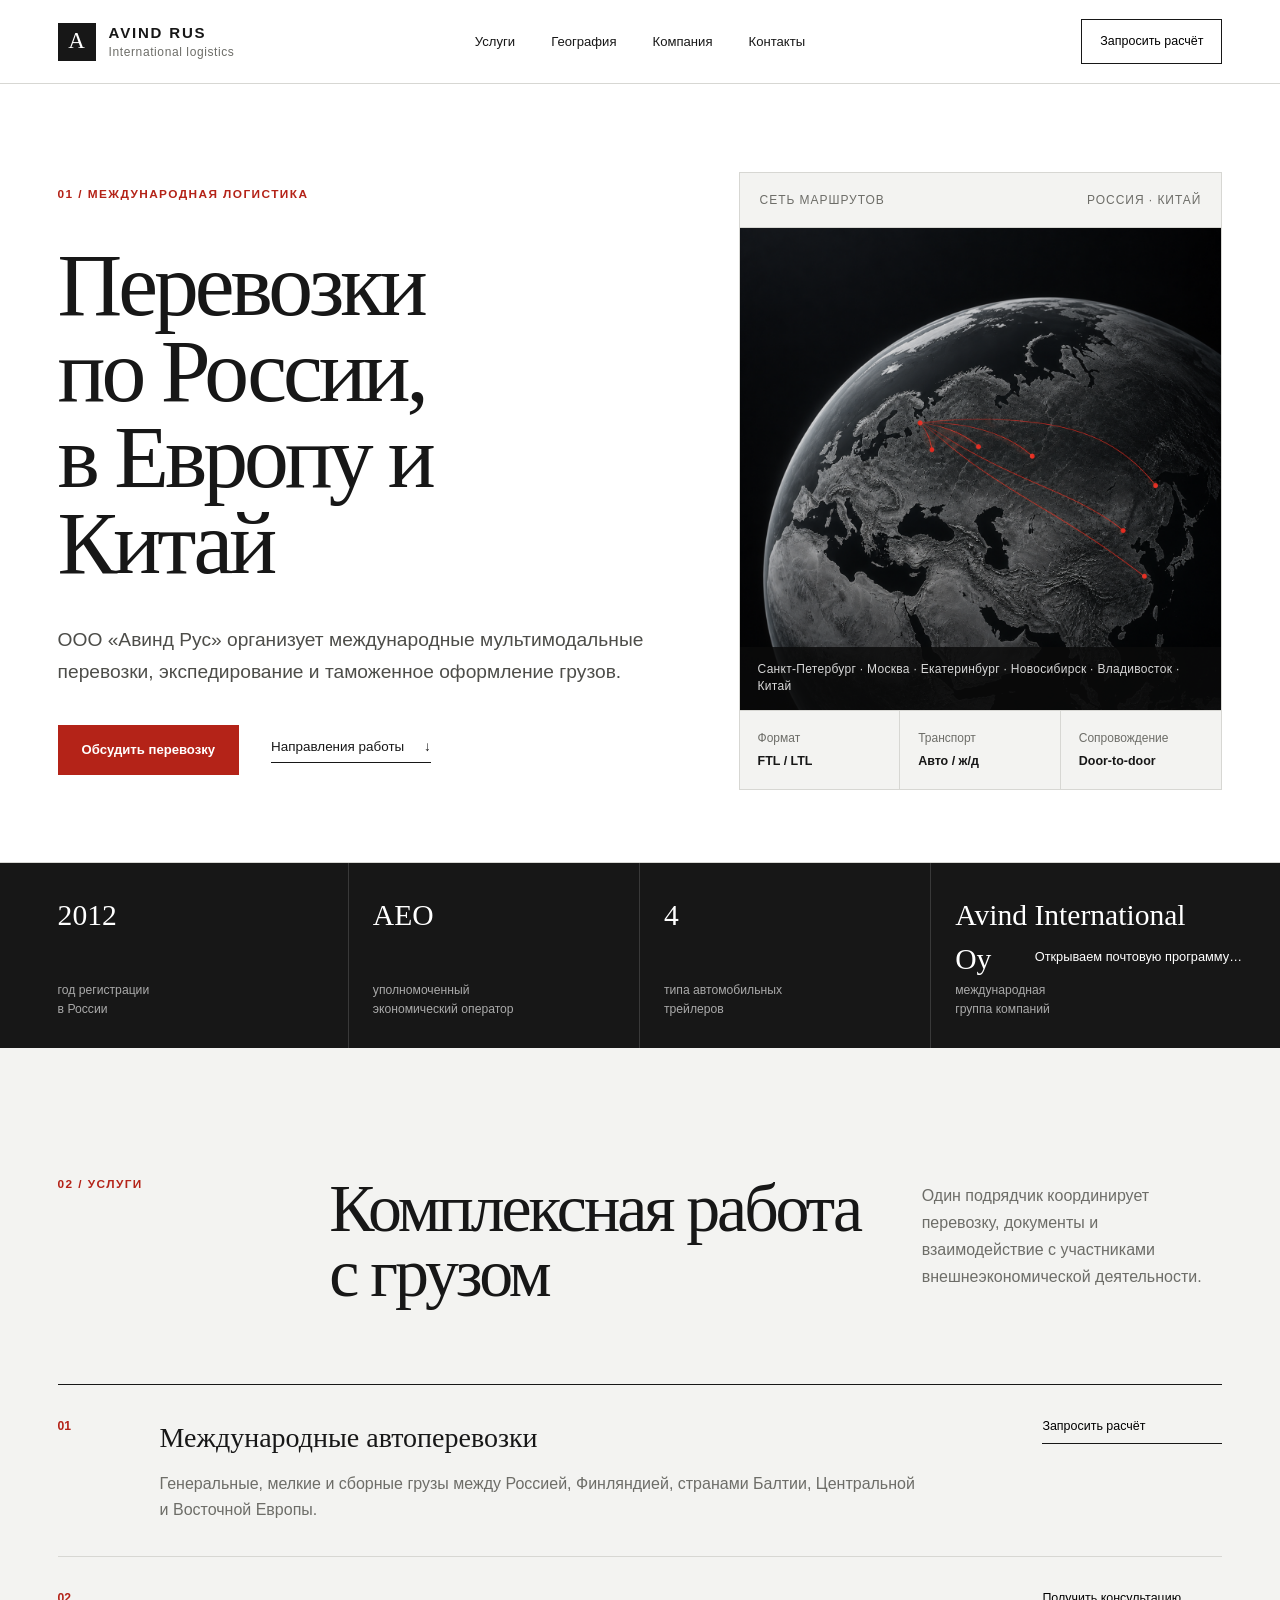
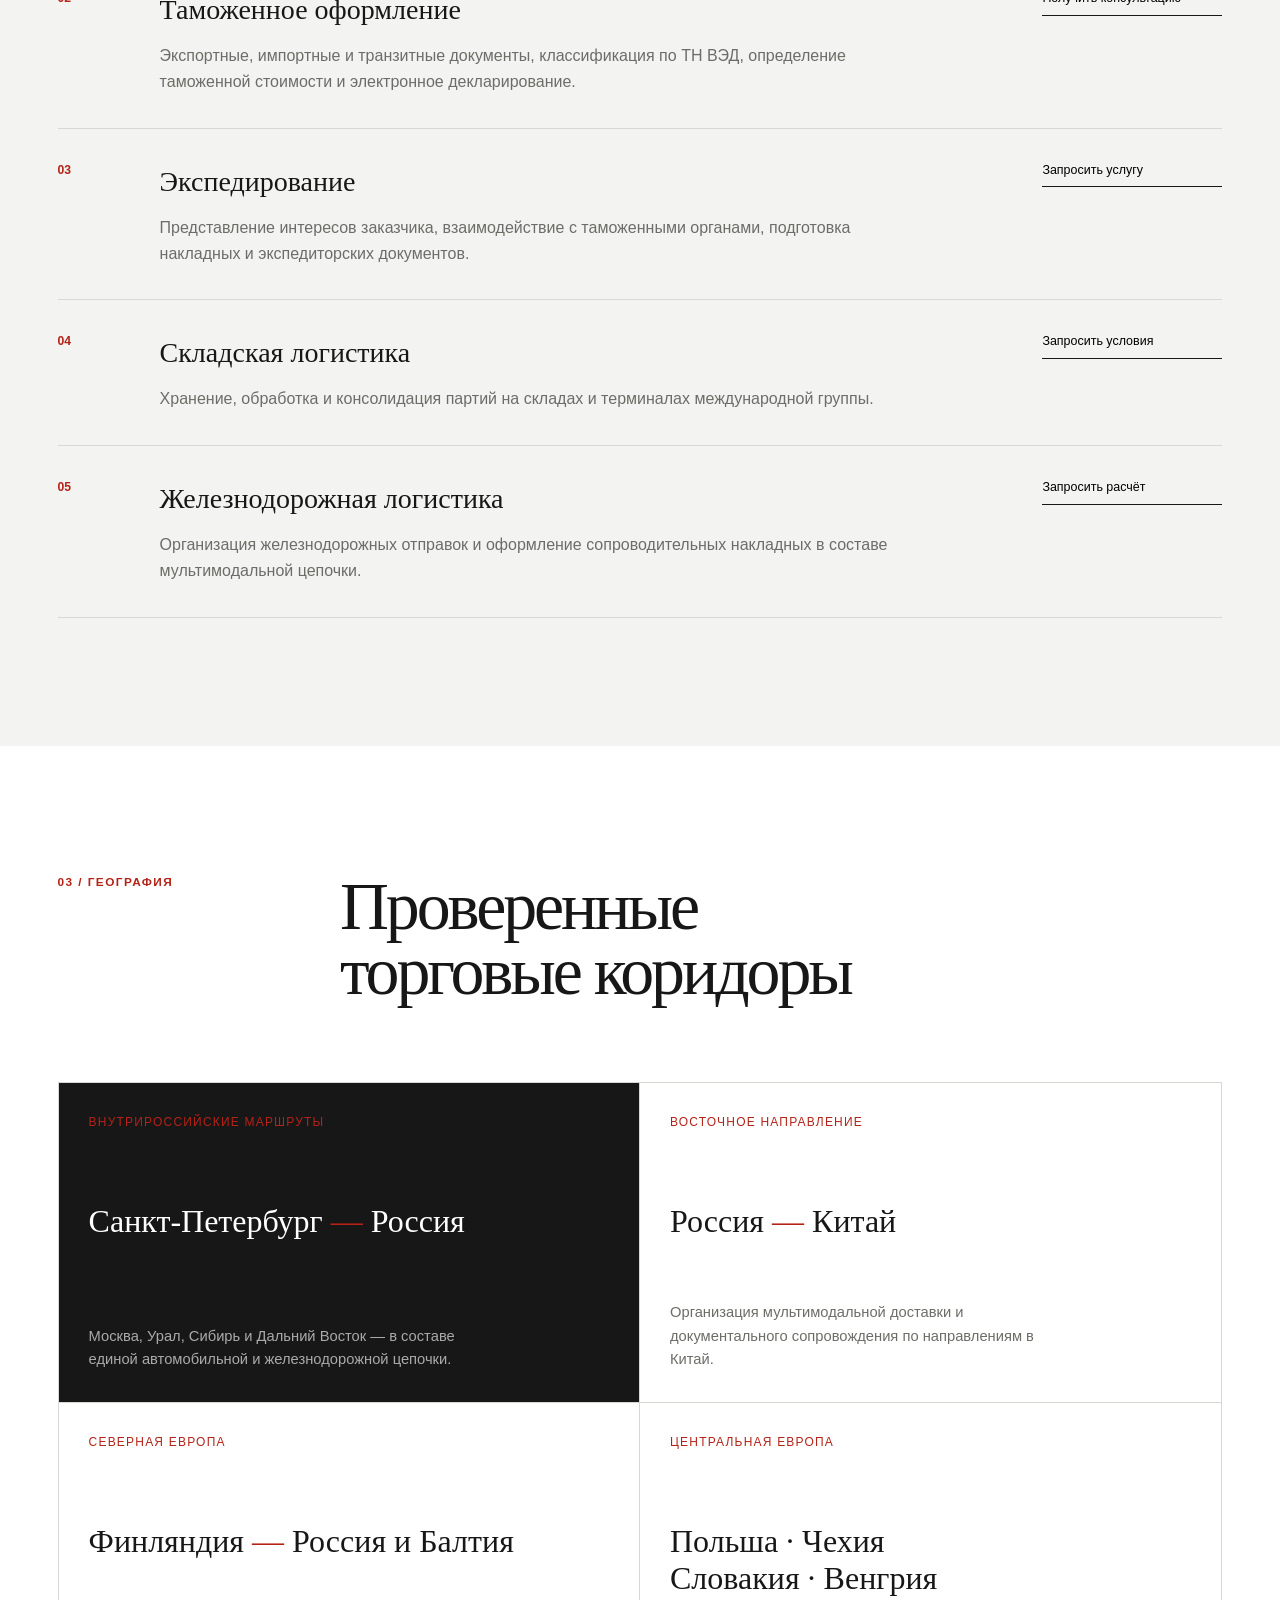
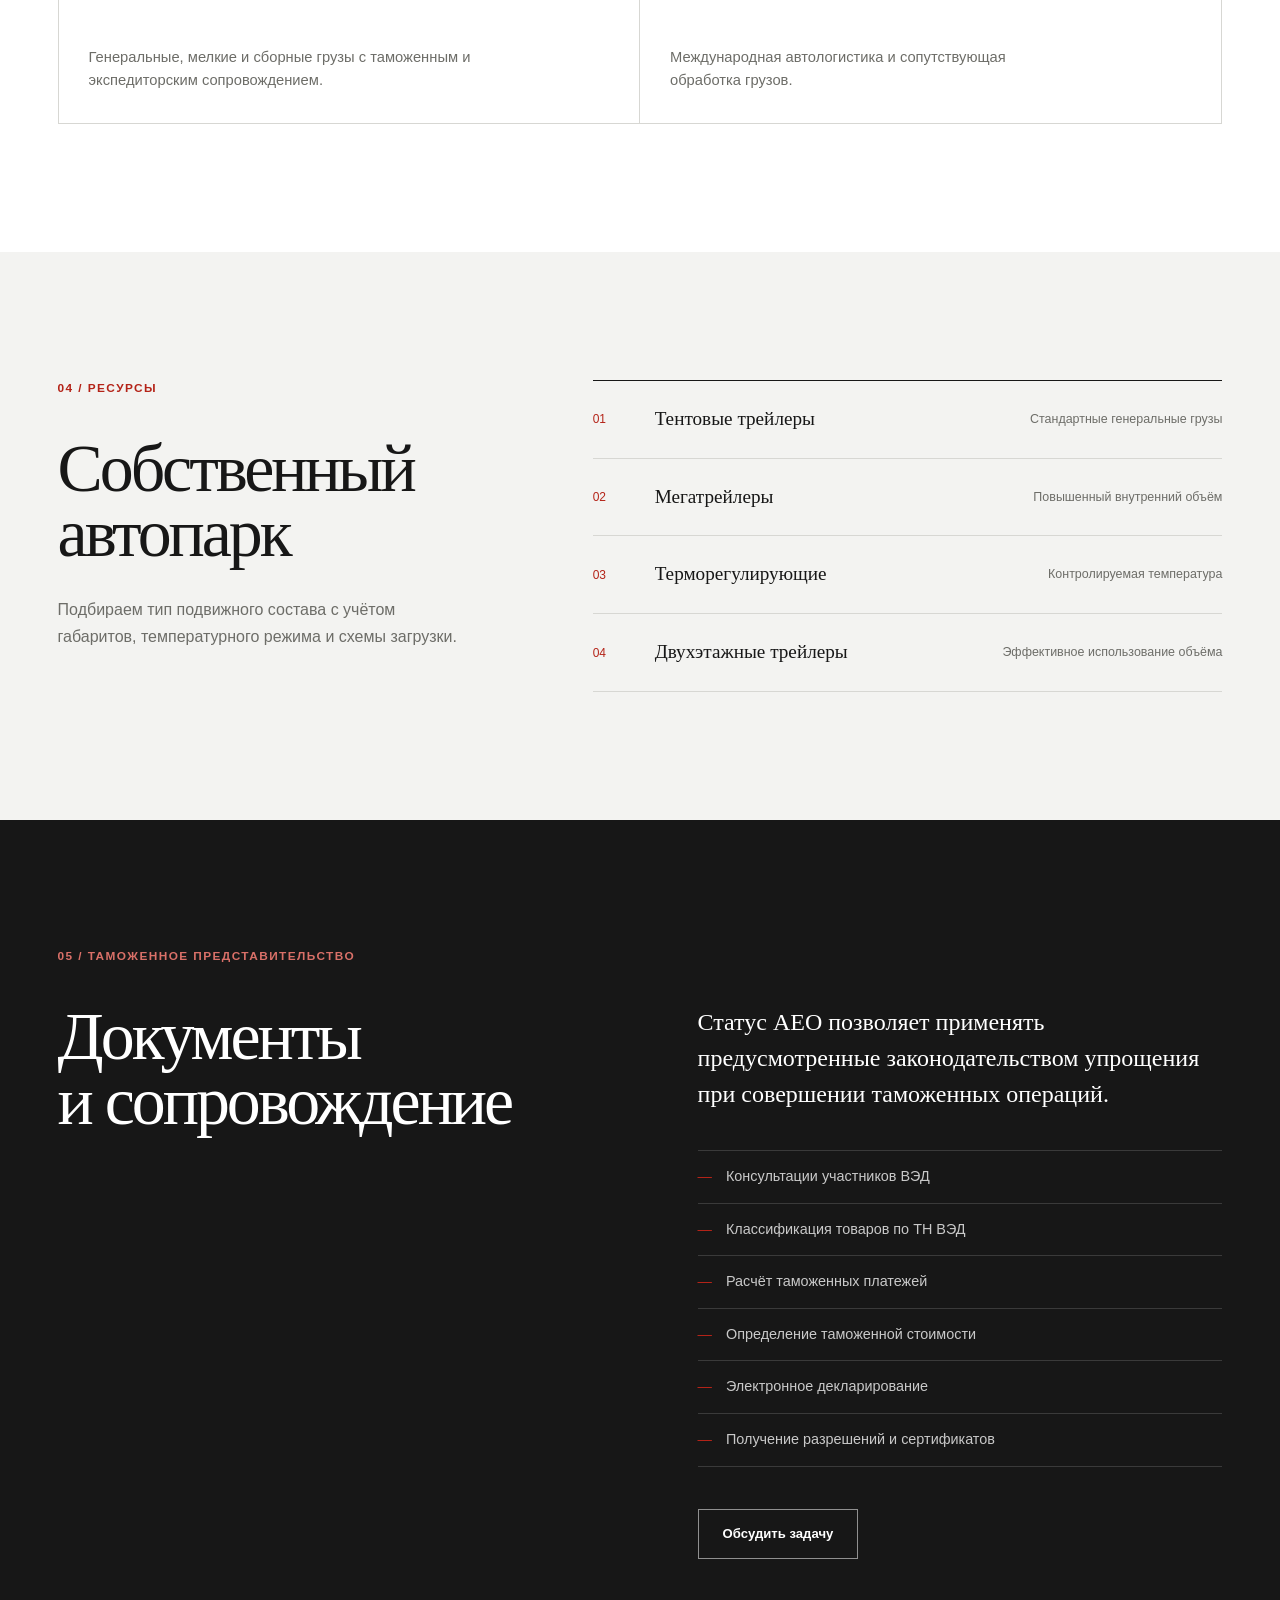
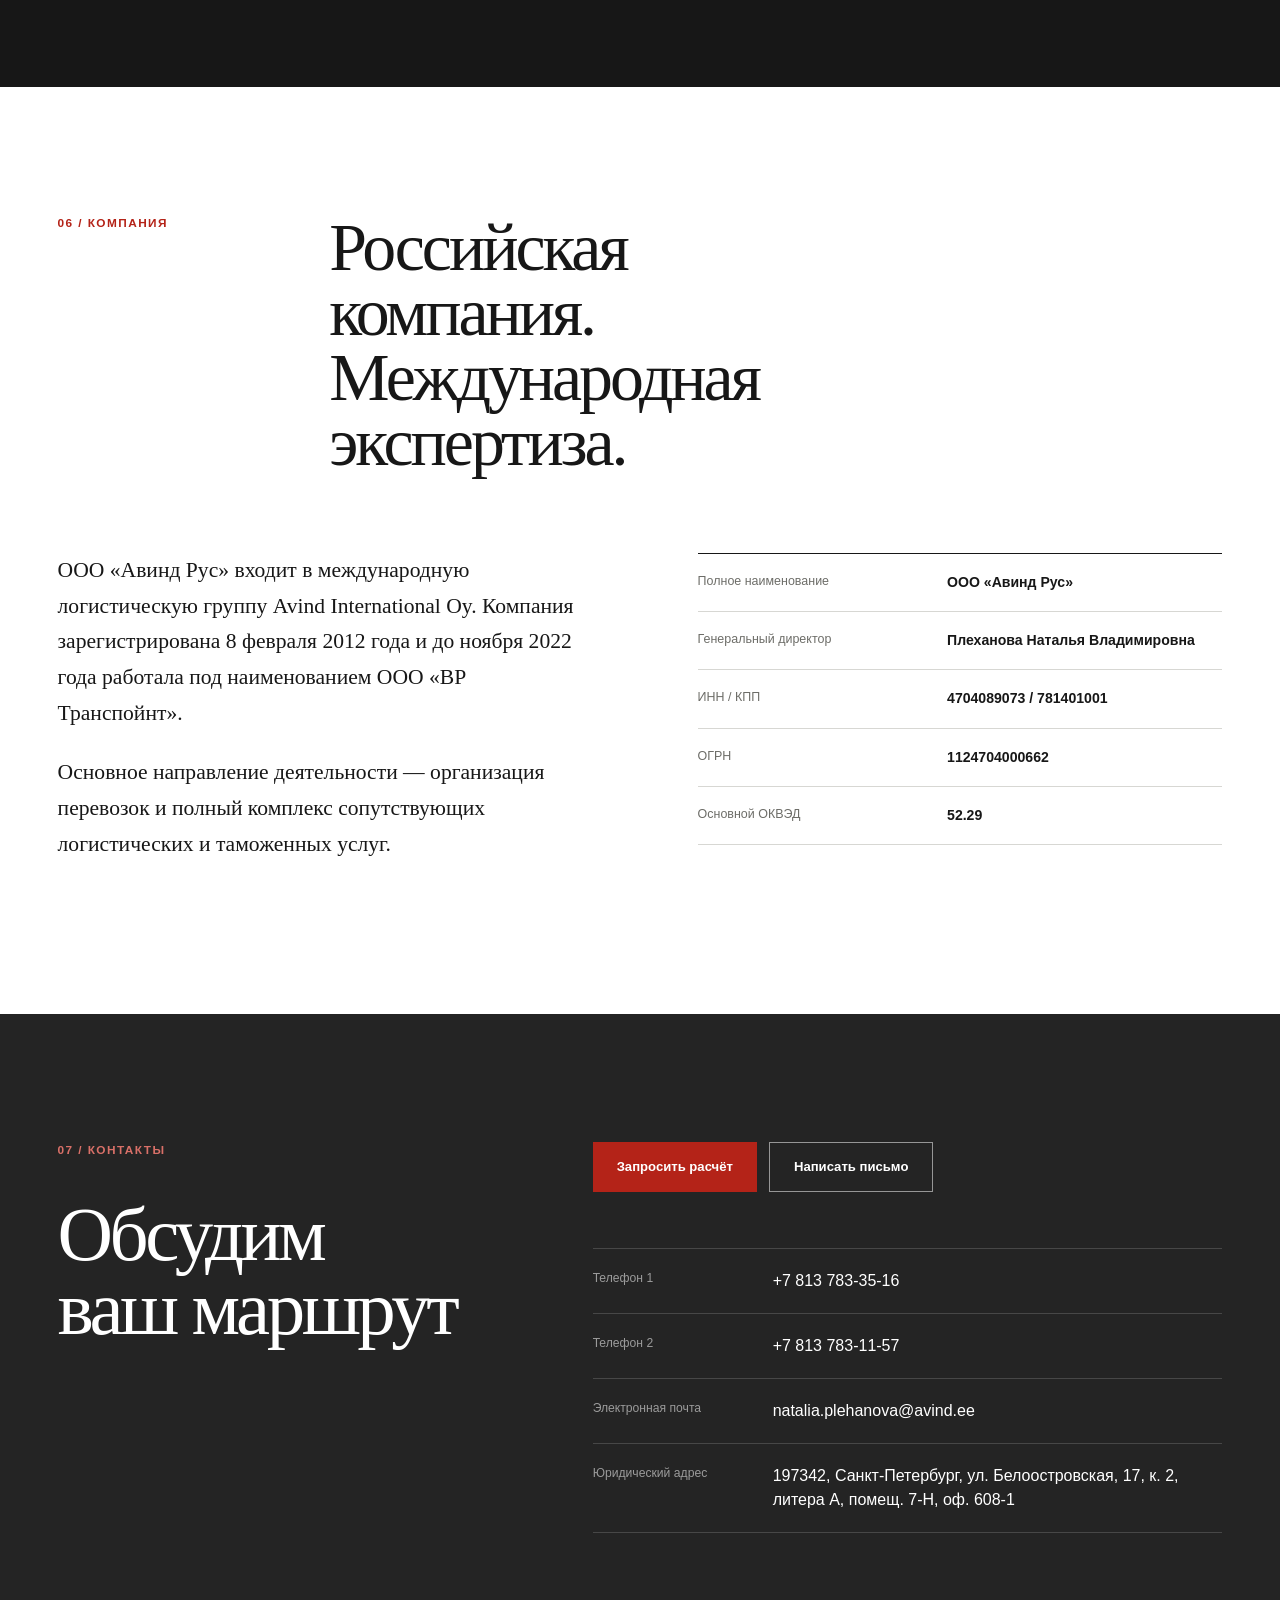
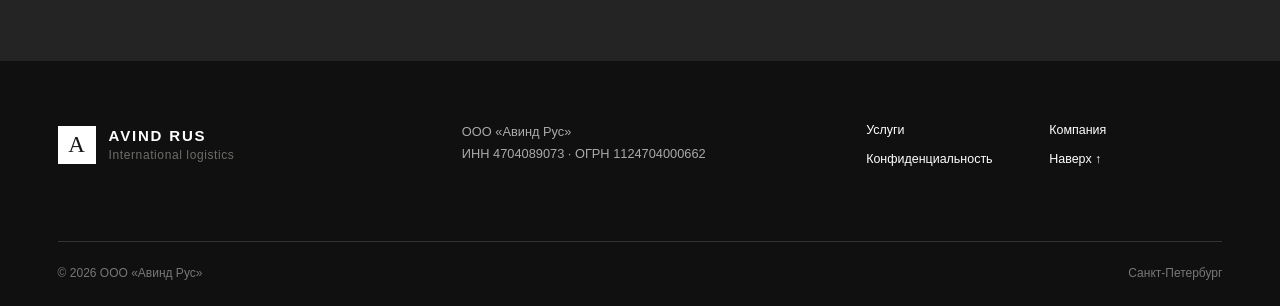
<file: index.html>
<!doctype html>
<html lang="ru">
<head>
  <meta charset="utf-8">
  <meta name="viewport" content="width=device-width, initial-scale=1">
  <meta name="theme-color" content="#171717">
  <meta name="description" content="ООО «Авинд Рус» — мультимодальная логистика по России, в Европу и Китай, таможенное оформление и экспедирование грузов.">
  <meta property="og:title" content="Авинд Рус — международная логистика">
  <meta property="og:description" content="Перевозки, экспедирование и таможенное оформление по России, в Европу и Китай.">
  <meta property="og:type" content="website">
  <meta property="og:image" content="og.png">
  <title>Авинд Рус — международная логистика</title>
  <link rel="icon" type="image/svg+xml" href="data:image/svg+xml,%3Csvg xmlns='http://www.w3.org/2000/svg' viewBox='0 0 64 64'%3E%3Crect width='64' height='64' fill='%23171717'/%3E%3Cpath d='M14 47 30 15h8l14 32H41l-3-8H26l-3 8H14Zm15-17h6l-3-8-3 8Z' fill='%23fff'/%3E%3Crect x='47' y='11' width='7' height='7' fill='%23b42318'/%3E%3C/svg%3E">
  <link rel="stylesheet" href="styles.css">
</head>
<body>
  <a class="skip-link" href="#main">Перейти к содержанию</a>

  <header class="site-header" id="top">
    <a class="brand" href="#top" aria-label="Авинд Рус — главная">
      <span class="brand-mark">A</span>
      <span class="brand-copy"><strong>AVIND RUS</strong><small>International logistics</small></span>
    </a>
    <nav class="desktop-nav" aria-label="Основная навигация">
      <a href="#services">Услуги</a>
      <a href="#geography">География</a>
      <a href="#company">Компания</a>
      <a href="#contacts">Контакты</a>
    </nav>
    <button class="header-action" type="button" data-open-dialog>Запросить расчёт</button>
    <button class="menu-button" type="button" aria-label="Открыть меню" aria-expanded="false" aria-controls="mobile-menu"><span></span><span></span></button>
    <nav class="mobile-nav" id="mobile-menu" aria-label="Мобильная навигация">
      <a href="#services">Услуги</a><a href="#geography">География</a><a href="#company">Компания</a><a href="#contacts">Контакты</a>
      <button type="button" data-open-dialog>Запросить расчёт</button>
    </nav>
  </header>

  <main id="main">
    <section class="hero" aria-labelledby="hero-title">
      <div class="hero-copy reveal">
        <p class="section-code">01 / Международная логистика</p>
        <h1 id="hero-title">Перевозки<br>по России,<br>в Европу и Китай</h1>
        <p class="hero-intro">ООО «Авинд Рус» организует международные мультимодальные перевозки, экспедирование и таможенное оформление грузов.</p>
        <div class="hero-actions">
          <button class="button button-red" type="button" data-open-dialog>Обсудить перевозку</button>
          <a class="text-link" href="#services">Направления работы <span>↓</span></a>
        </div>
      </div>
      <aside class="route-board reveal" aria-label="Маршруты перевозок по России и в Китай">
        <div class="route-board-head"><span>Сеть маршрутов</span><span>Россия · Китай</span></div>
        <figure class="route-media">
          <img src="globe-routes.png" alt="Маршруты из Санкт-Петербурга через регионы России во Владивосток и Китай" width="1254" height="1254">
          <figcaption>Санкт-Петербург · Москва · Екатеринбург · Новосибирск · Владивосток · Китай</figcaption>
        </figure>
        <dl class="route-meta">
          <div><dt>Формат</dt><dd>FTL / LTL</dd></div>
          <div><dt>Транспорт</dt><dd>Авто / ж/д</dd></div>
          <div><dt>Сопровождение</dt><dd>Door-to-door</dd></div>
        </dl>
      </aside>
    </section>

    <section class="credentials" aria-label="Ключевая информация">
      <div><strong>2012</strong><span>год регистрации<br>в России</span></div>
      <div><strong>AEO</strong><span>уполномоченный<br>экономический оператор</span></div>
      <div><strong>4</strong><span>типа автомобильных<br>трейлеров</span></div>
      <div><strong>Avind International Oy</strong><span>международная<br>группа компаний</span></div>
    </section>

    <section class="section services" id="services">
      <header class="section-header reveal">
        <p class="section-code">02 / Услуги</p>
        <h2>Комплексная работа<br>с грузом</h2>
        <p>Один подрядчик координирует перевозку, документы и взаимодействие с участниками внешнеэкономической деятельности.</p>
      </header>
      <div class="service-list">
        <article class="service-item reveal">
          <span class="item-number">01</span>
          <div><h3>Международные автоперевозки</h3><p>Генеральные, мелкие и сборные грузы между Россией, Финляндией, странами Балтии, Центральной и Восточной Европы.</p></div>
          <button type="button" data-open-dialog data-service="Международные автоперевозки" aria-label="Запросить расчёт автоперевозки">Запросить расчёт</button>
        </article>
        <article class="service-item reveal">
          <span class="item-number">02</span>
          <div><h3>Таможенное оформление</h3><p>Экспортные, импортные и транзитные документы, классификация по ТН ВЭД, определение таможенной стоимости и электронное декларирование.</p></div>
          <button type="button" data-open-dialog data-service="Таможенное оформление" aria-label="Запросить консультацию по таможенному оформлению">Получить консультацию</button>
        </article>
        <article class="service-item reveal">
          <span class="item-number">03</span>
          <div><h3>Экспедирование</h3><p>Представление интересов заказчика, взаимодействие с таможенными органами, подготовка накладных и экспедиторских документов.</p></div>
          <button type="button" data-open-dialog data-service="Экспедирование" aria-label="Запросить экспедирование">Запросить услугу</button>
        </article>
        <article class="service-item reveal">
          <span class="item-number">04</span>
          <div><h3>Складская логистика</h3><p>Хранение, обработка и консолидация партий на складах и терминалах международной группы.</p></div>
          <button type="button" data-open-dialog data-service="Складская логистика" aria-label="Запросить складские услуги">Запросить условия</button>
        </article>
        <article class="service-item reveal">
          <span class="item-number">05</span>
          <div><h3>Железнодорожная логистика</h3><p>Организация железнодорожных отправок и оформление сопроводительных накладных в составе мультимодальной цепочки.</p></div>
          <button type="button" data-open-dialog data-service="Железнодорожная логистика" aria-label="Запросить железнодорожную перевозку">Запросить расчёт</button>
        </article>
      </div>
    </section>

    <section class="section geography" id="geography">
      <header class="section-header compact reveal">
        <p class="section-code">03 / География</p>
        <h2>Проверенные<br>торговые коридоры</h2>
      </header>
      <div class="corridors corridors-four">
        <article class="corridor corridor-primary reveal">
          <span>Внутрироссийские маршруты</span>
          <h3>Санкт-Петербург <i>—</i> Россия</h3>
          <p>Москва, Урал, Сибирь и Дальний Восток — в составе единой автомобильной и железнодорожной цепочки.</p>
        </article>
        <article class="corridor reveal"><span>Восточное направление</span><h3>Россия <i>—</i> Китай</h3><p>Организация мультимодальной доставки и документального сопровождения по направлениям в Китай.</p></article>
        <article class="corridor reveal"><span>Северная Европа</span><h3>Финляндия <i>—</i> Россия и Балтия</h3><p>Генеральные, мелкие и сборные грузы с таможенным и экспедиторским сопровождением.</p></article>
        <article class="corridor reveal"><span>Центральная Европа</span><h3>Польша · Чехия<br>Словакия · Венгрия</h3><p>Международная автологистика и сопутствующая обработка грузов.</p></article>
      </div>
    </section>

    <section class="section fleet" aria-labelledby="fleet-title">
      <div class="fleet-copy reveal">
        <p class="section-code">04 / Ресурсы</p>
        <h2 id="fleet-title">Собственный<br>автопарк</h2>
        <p>Подбираем тип подвижного состава с учётом габаритов, температурного режима и схемы загрузки.</p>
      </div>
      <div class="fleet-table reveal">
        <div><span>01</span><strong>Тентовые трейлеры</strong><small>Стандартные генеральные грузы</small></div>
        <div><span>02</span><strong>Мегатрейлеры</strong><small>Повышенный внутренний объём</small></div>
        <div><span>03</span><strong>Терморегулирующие</strong><small>Контролируемая температура</small></div>
        <div><span>04</span><strong>Двухэтажные трейлеры</strong><small>Эффективное использование объёма</small></div>
      </div>
    </section>

    <section class="section customs" aria-labelledby="customs-title">
      <div class="customs-title reveal">
        <p class="section-code light">05 / Таможенное представительство</p>
        <h2 id="customs-title">Документы<br>и сопровождение</h2>
      </div>
      <div class="customs-content reveal">
        <p class="customs-lead">Статус AEO позволяет применять предусмотренные законодательством упрощения при совершении таможенных операций.</p>
        <ul>
          <li>Консультации участников ВЭД</li>
          <li>Классификация товаров по ТН ВЭД</li>
          <li>Расчёт таможенных платежей</li>
          <li>Определение таможенной стоимости</li>
          <li>Электронное декларирование</li>
          <li>Получение разрешений и сертификатов</li>
        </ul>
        <button class="button button-outline" type="button" data-open-dialog data-service="Таможенное оформление">Обсудить задачу</button>
      </div>
    </section>

    <section class="section company" id="company">
      <header class="section-header reveal">
        <p class="section-code">06 / Компания</p>
        <h2>Российская компания.<br>Международная экспертиза.</h2>
      </header>
      <div class="company-grid">
        <div class="company-copy reveal">
          <p>ООО «Авинд Рус» входит в международную логистическую группу Avind International Oy. Компания зарегистрирована 8 февраля 2012 года и до ноября 2022 года работала под наименованием ООО «ВР Транспойнт».</p>
          <p>Основное направление деятельности — организация перевозок и полный комплекс сопутствующих логистических и таможенных услуг.</p>
        </div>
        <dl class="company-data reveal">
          <div><dt>Полное наименование</dt><dd>ООО «Авинд Рус»</dd></div>
          <div><dt>Генеральный директор</dt><dd>Плеханова Наталья Владимировна</dd></div>
          <div><dt>ИНН / КПП</dt><dd>4704089073 / 781401001</dd></div>
          <div><dt>ОГРН</dt><dd>1124704000662</dd></div>
          <div><dt>Основной ОКВЭД</dt><dd>52.29</dd></div>
        </dl>
      </div>
    </section>

    <section class="contact" id="contacts">
      <div class="contact-heading reveal">
        <p class="section-code light">07 / Контакты</p>
        <h2>Обсудим<br>ваш маршрут</h2>
      </div>
      <div class="contact-details reveal">
        <div class="contact-actions"><button class="button button-red" type="button" data-open-dialog>Запросить расчёт</button><a class="button button-outline" href="mailto:natalia.plehanova@avind.ee">Написать письмо</a></div>
        <address>
          <a href="tel:+78137833516"><span>Телефон 1</span><strong>+7 813 783-35-16</strong></a>
          <a href="tel:+78137831157"><span>Телефон 2</span><strong>+7 813 783-11-57</strong></a>
          <a href="mailto:natalia.plehanova@avind.ee"><span>Электронная почта</span><strong>natalia.plehanova@avind.ee</strong></a>
          <a href="https://yandex.ru/maps/?text=Санкт-Петербург%2C%20Белоостровская%20улица%2C%2017%20корпус%202" target="_blank" rel="noopener"><span>Юридический адрес</span><strong>197342, Санкт-Петербург, ул. Белоостровская, 17, к. 2, литера А, помещ. 7-Н, оф. 608-1</strong></a>
        </address>
      </div>
    </section>
  </main>

  <footer class="site-footer">
    <a class="brand footer-brand" href="#top"><span class="brand-mark">A</span><span class="brand-copy"><strong>AVIND RUS</strong><small>International logistics</small></span></a>
    <p>ООО «Авинд Рус»<br>ИНН 4704089073 · ОГРН 1124704000662</p>
    <nav aria-label="Ссылки в подвале"><a href="#services">Услуги</a><a href="#company">Компания</a><a href="privacy.html">Конфиденциальность</a><a href="#top">Наверх ↑</a></nav>
    <div class="footer-bottom"><span>© <span id="year">2026</span> ООО «Авинд Рус»</span><span>Санкт-Петербург</span></div>
  </footer>

  <dialog class="quote-dialog" id="quote-dialog" aria-labelledby="dialog-title">
    <button class="dialog-close" type="button" aria-label="Закрыть">×</button>
    <header><p class="section-code">Запрос на перевозку</p><h2 id="dialog-title">Исходные данные</h2><p>После заполнения откроется письмо с подготовленным запросом.</p></header>
    <form id="quote-form">
      <label>Имя или компания<input type="text" name="name" autocomplete="name" required></label>
      <label>Телефон или почта<input type="text" name="contact" required></label>
      <label>Услуга<select name="service"><option>Международные автоперевозки</option><option>Таможенное оформление</option><option>Экспедирование</option><option>Складская логистика</option><option>Железнодорожная логистика</option></select></label>
      <div class="form-row"><label>Пункт отправления<input type="text" name="from"></label><label>Пункт назначения<input type="text" name="to"></label></div>
      <label>Информация о грузе<textarea name="details" rows="4" placeholder="Наименование, вес, объём, температурный режим, сроки"></textarea></label>
      <label class="consent"><input type="checkbox" required><span>Согласен с <a href="privacy.html" target="_blank">политикой конфиденциальности</a></span></label>
      <button class="button button-red" type="submit">Подготовить письмо</button>
    </form>
  </dialog>

  <div class="toast" role="status" aria-live="polite">Открываем почтовую программу…</div>
  <script src="script.js"></script>
</body>
</html>
</file>
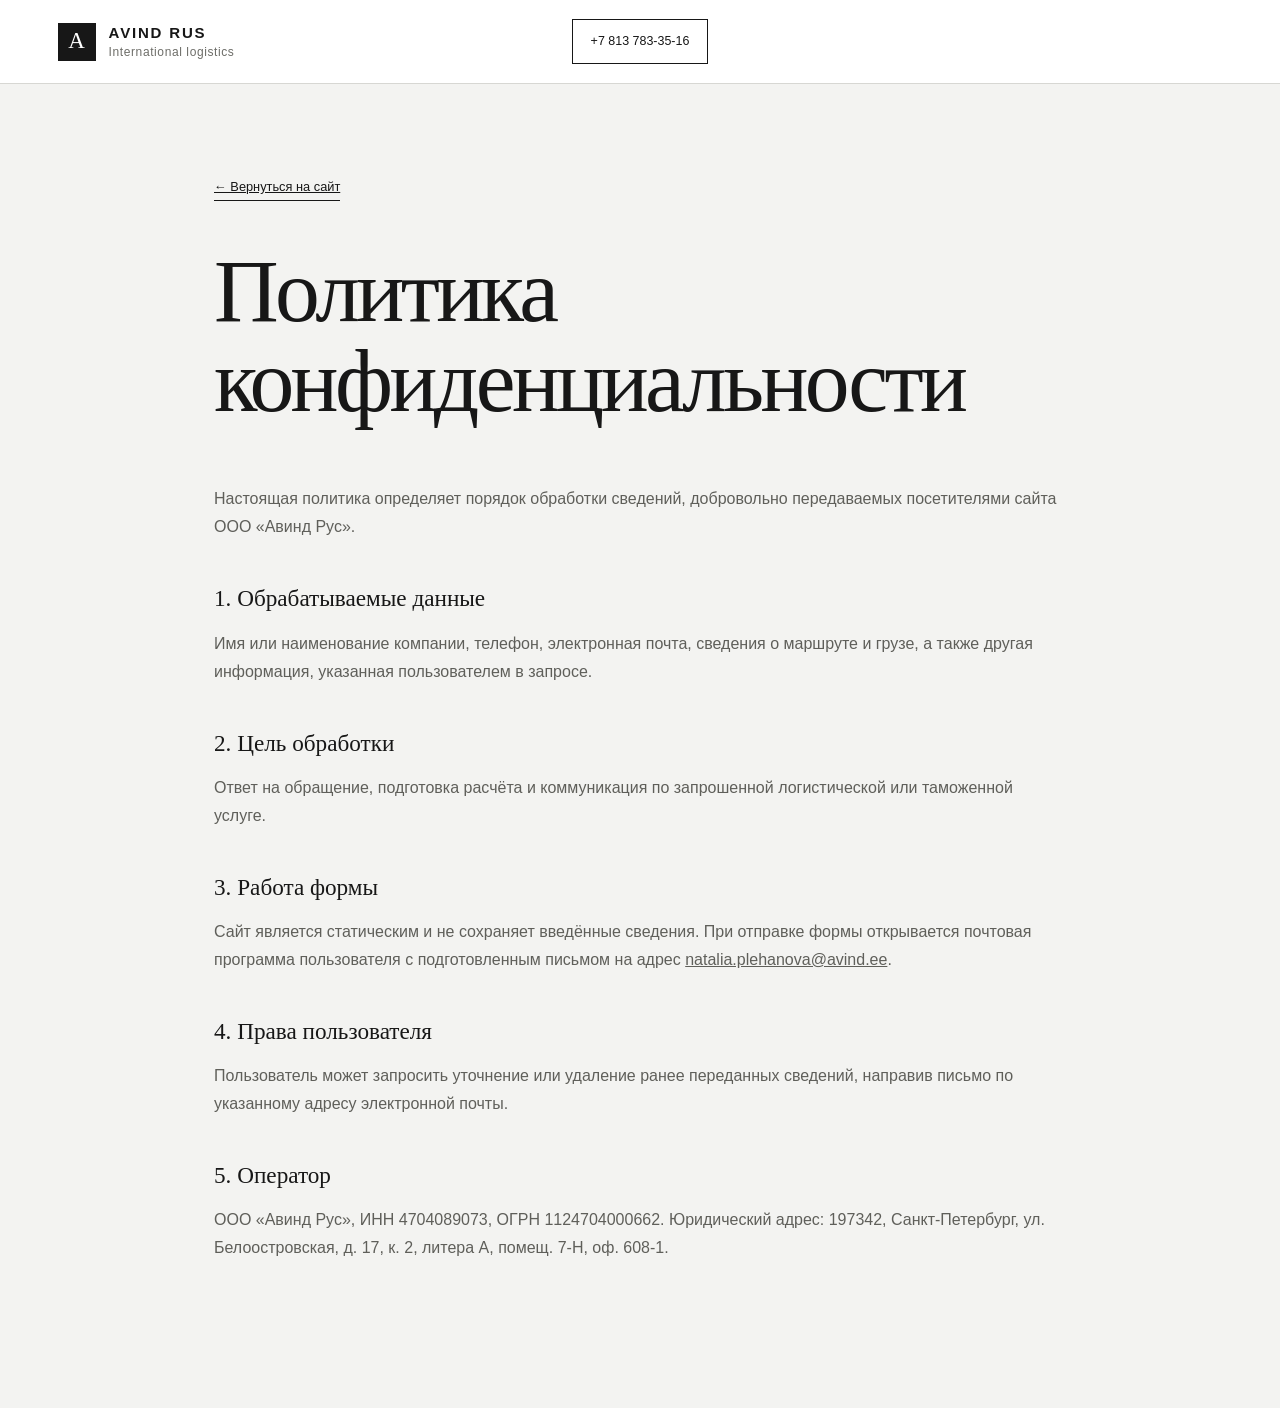
<file: privacy.html>
<!doctype html>
<html lang="ru">
<head>
  <meta charset="utf-8">
  <meta name="viewport" content="width=device-width, initial-scale=1">
  <meta name="theme-color" content="#171717">
  <title>Политика конфиденциальности — Авинд Рус</title>
  <link rel="stylesheet" href="styles.css">
  <style>.legal-header{background:#fff}.legal{max-width:900px;margin:auto;padding:90px 24px 130px}.legal h1{font:400 clamp(3rem,7vw,6rem)/1 Georgia,"Times New Roman",serif;letter-spacing:-.04em;margin:0 0 60px}.legal h2{font:400 1.45rem/1.3 Georgia,"Times New Roman",serif;margin:42px 0 14px}.legal p{color:#5f5f5a;line-height:1.75}.legal a{text-decoration:underline}.legal-back{display:inline-block;margin-bottom:45px;font-size:.8rem;border-bottom:1px solid;padding-bottom:4px}</style>
</head>
<body>
  <header class="site-header legal-header">
    <a class="brand" href="index.html"><span class="brand-mark">A</span><span class="brand-copy"><strong>AVIND RUS</strong><small>International logistics</small></span></a>
    <a class="header-action" href="tel:+78137833516">+7 813 783-35-16</a>
  </header>
  <main class="legal">
    <a class="legal-back" href="index.html">← Вернуться на сайт</a>
    <h1>Политика<br>конфиденциальности</h1>
    <p>Настоящая политика определяет порядок обработки сведений, добровольно передаваемых посетителями сайта ООО «Авинд Рус».</p>
    <h2>1. Обрабатываемые данные</h2>
    <p>Имя или наименование компании, телефон, электронная почта, сведения о маршруте и грузе, а также другая информация, указанная пользователем в запросе.</p>
    <h2>2. Цель обработки</h2>
    <p>Ответ на обращение, подготовка расчёта и коммуникация по запрошенной логистической или таможенной услуге.</p>
    <h2>3. Работа формы</h2>
    <p>Сайт является статическим и не сохраняет введённые сведения. При отправке формы открывается почтовая программа пользователя с подготовленным письмом на адрес <a href="mailto:natalia.plehanova@avind.ee">natalia.plehanova@avind.ee</a>.</p>
    <h2>4. Права пользователя</h2>
    <p>Пользователь может запросить уточнение или удаление ранее переданных сведений, направив письмо по указанному адресу электронной почты.</p>
    <h2>5. Оператор</h2>
    <p>ООО «Авинд Рус», ИНН 4704089073, ОГРН 1124704000662. Юридический адрес: 197342, Санкт-Петербург, ул. Белоостровская, д. 17, к. 2, литера А, помещ. 7-Н, оф. 608-1.</p>
  </main>
</body>
</html>
</file>
<file: styles.css>
:root{--black:#171717;--black-2:#242424;--white:#fff;--paper:#f3f3f1;--grey:#6d6d68;--line:#d7d7d3;--red:#b42318;--serif:Georgia,"Times New Roman",serif;--sans:Arial,"Helvetica Neue",sans-serif}
*{box-sizing:border-box}html{scroll-behavior:smooth}body{margin:0;background:var(--paper);color:var(--black);font-family:var(--sans);font-size:16px;line-height:1.5;overflow-x:hidden}body.dialog-open{overflow:hidden}a{color:inherit;text-decoration:none}button,input,select,textarea{font:inherit}.skip-link{position:fixed;left:20px;top:-80px;background:var(--white);color:var(--black);padding:12px 16px;z-index:100}.skip-link:focus{top:20px}
.site-header{height:84px;padding:0 clamp(24px,4.5vw,72px);display:grid;grid-template-columns:1fr auto 1fr;align-items:center;background:var(--white);border-bottom:1px solid var(--line);position:relative;z-index:20}.brand{display:flex;align-items:center;gap:13px;width:max-content}.brand-mark{display:grid;place-items:center;width:38px;height:38px;background:var(--black);color:var(--white);font-family:var(--serif);font-size:23px}.brand-copy{display:flex;flex-direction:column;line-height:1}.brand-copy strong{font-size:.94rem;letter-spacing:.12em}.brand-copy small{margin-top:6px;color:var(--grey);font-size:.7rem;letter-spacing:.05em}.desktop-nav{display:flex;gap:36px}.desktop-nav a{font-size:.82rem}.desktop-nav a:hover{color:var(--red)}.header-action{justify-self:end;border:1px solid var(--black);background:transparent;padding:12px 18px;font-size:.78rem;cursor:pointer}.header-action:hover{background:var(--black);color:var(--white)}.menu-button,.mobile-nav{display:none}
.hero{min-height:720px;padding:88px clamp(24px,4.5vw,72px) 72px;display:grid;grid-template-columns:1.1fr .9fr;gap:7vw;align-items:center;background:var(--white);border-bottom:1px solid var(--line)}.section-code{margin:0 0 38px;color:var(--red);font-size:.74rem;font-weight:700;letter-spacing:.12em;text-transform:uppercase}.hero h1,.section h2,.contact h2{font-family:var(--serif);font-weight:400;letter-spacing:-.045em;line-height:.96;margin:0}.hero h1{font-size:clamp(4rem,7vw,7.4rem)}.hero-intro{max-width:690px;margin:38px 0;color:#4d4d49;font-size:1.2rem;line-height:1.65}.hero-actions{display:flex;align-items:center;gap:32px}.button{min-height:50px;border:0;border-radius:0;padding:0 24px;display:inline-flex;align-items:center;justify-content:center;font-size:.82rem;font-weight:700;cursor:pointer;transition:background .2s,color .2s}.button-red{background:var(--red);color:var(--white)}.button-red:hover{background:#8f1b13}.button-outline{border:1px solid rgba(255,255,255,.52);background:transparent;color:var(--white)}.button-outline:hover{background:var(--white);color:var(--black)}.text-link{font-size:.84rem;border-bottom:1px solid var(--black);padding-bottom:5px}.text-link span{margin-left:16px}.route-board{border:1px solid var(--line);background:var(--paper);min-height:500px;display:flex;flex-direction:column}.route-board-head{display:flex;justify-content:space-between;padding:18px 20px;border-bottom:1px solid var(--line);font-size:.7rem;text-transform:uppercase;letter-spacing:.08em;color:var(--grey)}.route-map{position:relative;min-height:330px;flex:1;background-image:linear-gradient(var(--line) 1px,transparent 1px),linear-gradient(90deg,var(--line) 1px,transparent 1px);background-size:46px 46px;overflow:hidden}.map-line{position:absolute;height:1px;background:var(--red);transform-origin:left center}.line-one{width:42%;left:52%;top:27%;transform:rotate(141deg)}.line-two{width:45%;left:54%;top:30%;transform:rotate(45deg)}.line-three{width:45%;left:53%;top:30%;transform:rotate(112deg)}.map-point{position:absolute;display:flex;align-items:center;gap:9px;font-size:.76rem;white-space:nowrap}.map-point i{width:10px;height:10px;background:var(--white);border:2px solid var(--red);border-radius:50%}.point-russia{left:50%;top:27%}.point-finland{left:15%;top:14%}.point-baltic{right:7%;top:69%}.point-europe{left:22%;bottom:10%}.route-meta{margin:0;display:grid;grid-template-columns:repeat(3,1fr);border-top:1px solid var(--line)}.route-meta div{padding:18px;border-right:1px solid var(--line)}.route-meta div:last-child{border:0}.route-meta dt{font-size:.69rem;color:var(--grey);margin-bottom:5px}.route-meta dd{margin:0;font-size:.78rem;font-weight:700}
.credentials{display:grid;grid-template-columns:repeat(4,1fr);background:var(--black);color:var(--white);padding:0 clamp(24px,4.5vw,72px)}.credentials>div{min-height:140px;padding:30px 24px;border-right:1px solid #393939;display:flex;flex-direction:column;justify-content:space-between}.credentials>div:first-child{padding-left:0}.credentials>div:last-child{border:0}.credentials strong{font-family:var(--serif);font-size:1.85rem;font-weight:400}.credentials span{font-size:.76rem;color:#aaa}
.section{padding:clamp(92px,10vw,150px) clamp(24px,4.5vw,72px)}.section-header{display:grid;grid-template-columns:.55fr 1.35fr .75fr;gap:4vw;align-items:start;margin-bottom:78px}.section-header h2{font-size:clamp(3.2rem,5.3vw,6rem)}.section-header>p:last-child{margin:6px 0 0;color:var(--grey);font-size:1rem;line-height:1.7}.service-list{border-top:1px solid var(--black)}.service-item{display:grid;grid-template-columns:70px 1fr 180px;gap:32px;padding:32px 0;border-bottom:1px solid var(--line);align-items:start}.item-number{font-size:.76rem;color:var(--red);font-weight:700}.service-item h3{margin:0 0 12px;font-family:var(--serif);font-size:1.75rem;font-weight:400}.service-item p{max-width:760px;margin:0;color:var(--grey);line-height:1.65}.service-item button{border:0;border-bottom:1px solid var(--black);background:transparent;padding:0 0 7px;text-align:left;font-size:.78rem;cursor:pointer}.service-item button:hover{color:var(--red);border-color:var(--red)}
.geography{background:var(--white)}.section-header.compact{grid-template-columns:.55fr 2.1fr}.corridors{display:grid;grid-template-columns:1.2fr .9fr .9fr;border:1px solid var(--line)}.corridor{min-height:320px;padding:30px;border-right:1px solid var(--line);display:flex;flex-direction:column}.corridor:last-child{border:0}.corridor>span{color:var(--red);font-size:.72rem;text-transform:uppercase;letter-spacing:.1em}.corridor h3{font-family:var(--serif);font-size:clamp(1.7rem,2.5vw,2.6rem);font-weight:400;line-height:1.15;margin:72px 0 20px}.corridor h3 i{font-style:normal;color:var(--red)}.corridor p{margin:auto 0 0;color:var(--grey);font-size:.92rem;line-height:1.6;max-width:410px}.corridor-primary{background:var(--black);color:var(--white)}.corridor-primary p{color:#aaa}
.fleet{display:grid;grid-template-columns:.8fr 1.2fr;gap:9vw}.fleet h2{font-size:clamp(3.2rem,5.3vw,6rem)}.fleet-copy>p:last-child{max-width:480px;color:var(--grey);font-size:1rem;line-height:1.7;margin-top:30px}.fleet-table{border-top:1px solid var(--black)}.fleet-table>div{display:grid;grid-template-columns:42px 1fr auto;gap:20px;padding:24px 0;border-bottom:1px solid var(--line);align-items:center}.fleet-table span{color:var(--red);font-size:.72rem}.fleet-table strong{font-family:var(--serif);font-size:1.2rem;font-weight:400}.fleet-table small{color:var(--grey);font-size:.78rem;text-align:right}
.customs{background:var(--black);color:var(--white);display:grid;grid-template-columns:1fr 1fr;gap:9vw}.section-code.light{color:#d97068}.customs h2{font-size:clamp(3.2rem,5.3vw,6rem)}.customs-lead{font-family:var(--serif);font-size:1.5rem;line-height:1.5;margin:56px 0 38px}.customs-content ul{list-style:none;margin:0 0 42px;padding:0;border-top:1px solid #3a3a3a}.customs-content li{padding:15px 0;border-bottom:1px solid #3a3a3a;color:#c9c9c9;font-size:.9rem}.customs-content li:before{content:"—";color:var(--red);margin-right:14px}
.company{background:var(--white)}.company-grid{display:grid;grid-template-columns:1fr 1fr;gap:9vw}.company-copy{font-family:var(--serif);font-size:1.35rem;line-height:1.65}.company-copy p{margin:0 0 24px}.company-data{margin:0;border-top:1px solid var(--black)}.company-data>div{display:grid;grid-template-columns:1fr 1.2fr;gap:20px;padding:18px 0;border-bottom:1px solid var(--line)}.company-data dt{color:var(--grey);font-size:.78rem}.company-data dd{margin:0;font-size:.88rem;font-weight:700}
.contact{padding:clamp(92px,10vw,150px) clamp(24px,4.5vw,72px);background:var(--black-2);color:var(--white);display:grid;grid-template-columns:.8fr 1.2fr;gap:9vw}.contact h2{font-size:clamp(3.8rem,6vw,6.7rem)}.contact-actions{display:flex;gap:12px;margin-bottom:56px}.contact-details address{font-style:normal;border-top:1px solid #474747}.contact-details address a{display:grid;grid-template-columns:180px 1fr;padding:20px 0;border-bottom:1px solid #474747}.contact-details address a:hover strong{color:#e6827a}.contact-details address span{color:#9b9b9b;font-size:.76rem}.contact-details address strong{font-size:1rem;font-weight:400;transition:color .2s}
.site-footer{background:#101010;color:var(--white);padding:60px clamp(24px,4.5vw,72px) 24px;display:grid;grid-template-columns:1fr 1fr 1fr;gap:48px}.footer-brand .brand-mark{background:var(--white);color:var(--black)}.site-footer>p{margin:0;color:#aaa;font-size:.8rem;line-height:1.7}.site-footer nav{display:grid;grid-template-columns:1fr 1fr;gap:10px;font-size:.78rem}.site-footer nav a:hover{color:#e6827a}.footer-bottom{grid-column:1/-1;border-top:1px solid #333;padding-top:22px;margin-top:24px;display:flex;justify-content:space-between;color:#777;font-size:.72rem}
.quote-dialog{width:min(900px,calc(100% - 32px));max-height:calc(100dvh - 32px);padding:0;border:0;border-radius:0;background:var(--white);color:var(--black);grid-template-columns:.75fr 1.25fr;box-shadow:0 30px 90px rgba(0,0,0,.35)}.quote-dialog[open]{display:grid}.quote-dialog::backdrop{background:rgba(0,0,0,.72)}.quote-dialog>header{padding:54px 38px;background:var(--paper);border-right:1px solid var(--line)}.quote-dialog h2{font-family:var(--serif);font-weight:400;font-size:3rem;line-height:1;margin:0 0 22px}.quote-dialog header>p:last-child{color:var(--grey);font-size:.88rem}.dialog-close{position:absolute;right:18px;top:12px;border:0;background:transparent;font-size:2rem;cursor:pointer}.quote-dialog form{padding:50px 38px;display:grid;gap:18px;overflow-y:auto}.quote-dialog label{display:grid;gap:7px;font-size:.75rem;color:var(--grey)}.quote-dialog input,.quote-dialog select,.quote-dialog textarea{width:100%;border:1px solid var(--line);border-radius:0;background:var(--white);padding:12px;outline:none;color:var(--black)}.quote-dialog input:focus,.quote-dialog select:focus,.quote-dialog textarea:focus{border-color:var(--black)}.form-row{display:grid;grid-template-columns:1fr 1fr;gap:16px}.quote-dialog .consent{display:flex;align-items:flex-start;gap:8px;line-height:1.4}.consent input{width:16px;margin-top:2px}.consent a{text-decoration:underline}.toast{position:fixed;right:20px;bottom:20px;background:var(--black);color:var(--white);padding:14px 18px;font-size:.8rem;z-index:100;transform:translateY(100px);transition:transform .25s}.toast.show{transform:none}.reveal{opacity:0;transform:translateY(14px);transition:opacity .55s ease,transform .55s ease}.reveal.visible{opacity:1;transform:none}
@media(max-width:1000px){.desktop-nav,.header-action{display:none}.site-header{grid-template-columns:1fr auto}.menu-button{display:flex;border:0;background:transparent;width:42px;height:42px;flex-direction:column;justify-content:center;align-items:center;gap:7px}.menu-button span{width:24px;height:1px;background:var(--black);transition:transform .2s}.menu-button[aria-expanded=true] span:first-child{transform:translateY(4px) rotate(45deg)}.menu-button[aria-expanded=true] span:last-child{transform:translateY(-4px) rotate(-45deg)}.mobile-nav{position:absolute;top:84px;left:0;right:0;background:var(--white);border-bottom:1px solid var(--line);padding:28px clamp(24px,4.5vw,72px);display:flex;flex-direction:column;gap:20px;transform:translateY(-130%);opacity:0;pointer-events:none;transition:.25s;z-index:-1}.mobile-nav.open{transform:none;opacity:1;pointer-events:auto}.mobile-nav button{padding:13px;border:0;background:var(--red);color:var(--white)}.hero{grid-template-columns:1fr;padding-top:72px}.route-board{min-height:440px}.credentials{grid-template-columns:repeat(2,1fr)}.credentials>div:nth-child(2){border-right:0}.section-header{grid-template-columns:.45fr 1.55fr}.section-header>p:last-child{grid-column:2}.service-item{grid-template-columns:50px 1fr}.service-item button{grid-column:2;width:max-content}.corridors{grid-template-columns:1fr}.corridor{border-right:0;border-bottom:1px solid var(--line)}.fleet,.customs,.company-grid,.contact{grid-template-columns:1fr}.site-footer{grid-template-columns:1fr 1fr}.site-footer nav{grid-column:2}.quote-dialog[open]{grid-template-columns:1fr}.quote-dialog>header{padding:34px;border-right:0;border-bottom:1px solid var(--line)}}
@media(max-width:640px){.site-header{height:72px;padding-inline:20px}.mobile-nav{top:72px;padding-inline:20px}.brand-copy small{display:none}.hero{min-height:0;padding:62px 20px 56px}.hero h1{font-size:clamp(3.35rem,16vw,5rem)}.hero-intro{font-size:1.05rem}.hero-actions{align-items:flex-start;flex-direction:column}.route-board{min-height:390px;margin-top:28px}.route-map{min-height:270px}.point-europe{left:9%}.route-meta{grid-template-columns:1fr}.route-meta div{border-right:0;border-bottom:1px solid var(--line)}.route-meta div:last-child{border:0}.credentials{grid-template-columns:1fr;padding-inline:20px}.credentials>div,.credentials>div:first-child{min-height:110px;padding:22px 0;border-right:0;border-bottom:1px solid #393939}.section{padding:78px 20px}.section-header,.section-header.compact{display:block;margin-bottom:50px}.section-header h2{margin:32px 0}.service-item{grid-template-columns:34px 1fr;gap:16px;padding:26px 0}.service-item h3{font-size:1.4rem}.corridor{min-height:280px;padding:24px}.fleet-table>div{grid-template-columns:30px 1fr}.fleet-table small{grid-column:2;text-align:left}.customs{padding-inline:20px}.contact{padding:78px 20px}.contact-actions{flex-direction:column}.contact-details address a{grid-template-columns:1fr;gap:5px}.site-footer{grid-template-columns:1fr;padding-inline:20px}.site-footer nav{grid-column:auto}.footer-bottom{flex-direction:column;gap:8px}.quote-dialog{width:100%;height:100dvh;max-height:100dvh;margin:0}.quote-dialog[open]{display:block}.quote-dialog form{padding:30px 22px}.form-row{grid-template-columns:1fr}.toast{left:12px;right:12px;bottom:12px}}
@media(prefers-reduced-motion:reduce){html{scroll-behavior:auto}*,*:before,*:after{transition:none!important}.reveal{opacity:1;transform:none}}
.brand-copy small,.route-board-head,.route-meta dt,.corridor>span,.fleet-table span,.footer-bottom{font-size:.75rem}
.route-media{position:relative;display:flex;flex:1;min-height:360px;margin:0;background:#0b0c0d;overflow:hidden}.route-media img{display:block;width:100%;height:100%;min-height:360px;object-fit:cover;object-position:center 45%}.route-media figcaption{position:absolute;left:0;right:0;bottom:0;padding:14px 18px;background:rgba(10,10,10,.82);color:#d8d8d8;font-size:.75rem;line-height:1.45;letter-spacing:.025em}.corridors-four{grid-template-columns:repeat(2,1fr)}.corridors-four .corridor:nth-child(2){border-right:0}.corridors-four .corridor:nth-child(-n+2){border-bottom:1px solid var(--line)}
@media(max-width:1000px){.corridors-four{grid-template-columns:1fr}.corridors-four .corridor{border-right:0;border-bottom:1px solid var(--line)}.corridors-four .corridor:last-child{border-bottom:0}}
@media(max-width:640px){.route-media,.route-media img{min-height:300px}.route-media figcaption{font-size:.75rem}}
</file>
